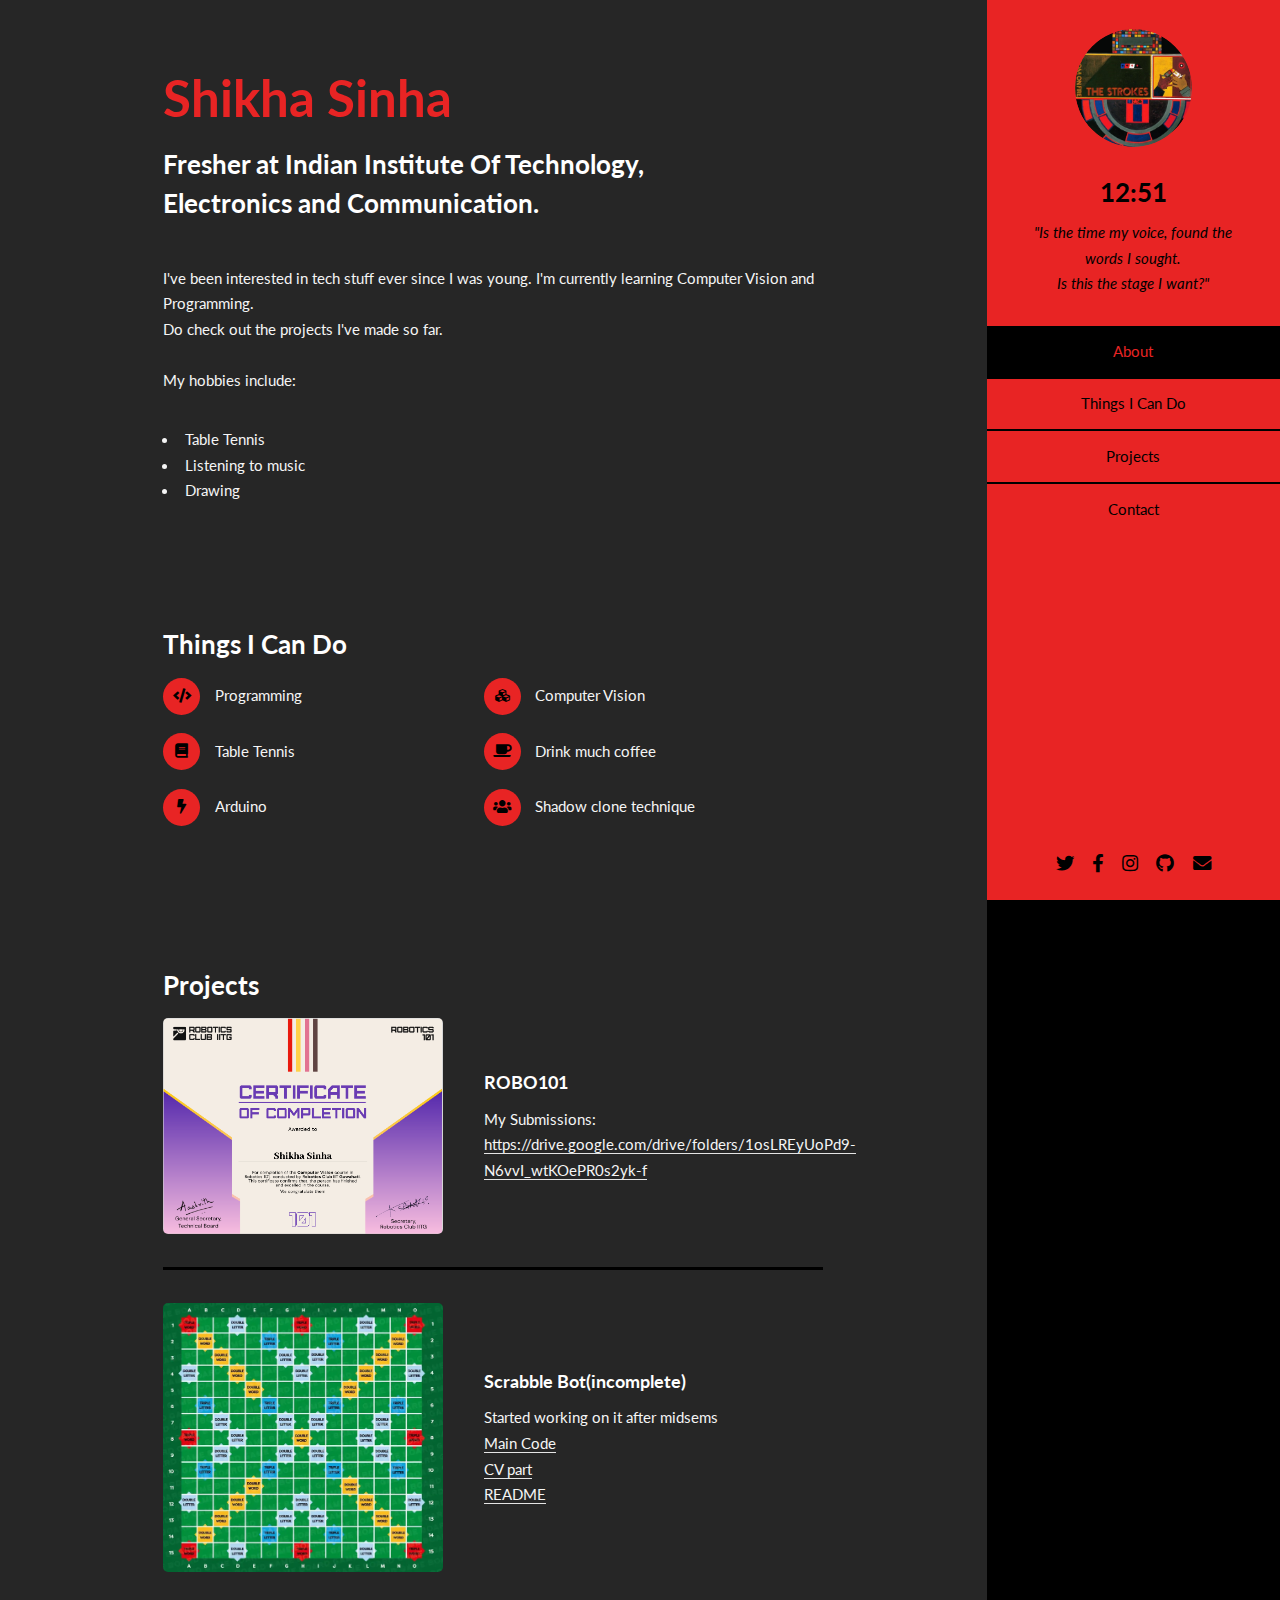
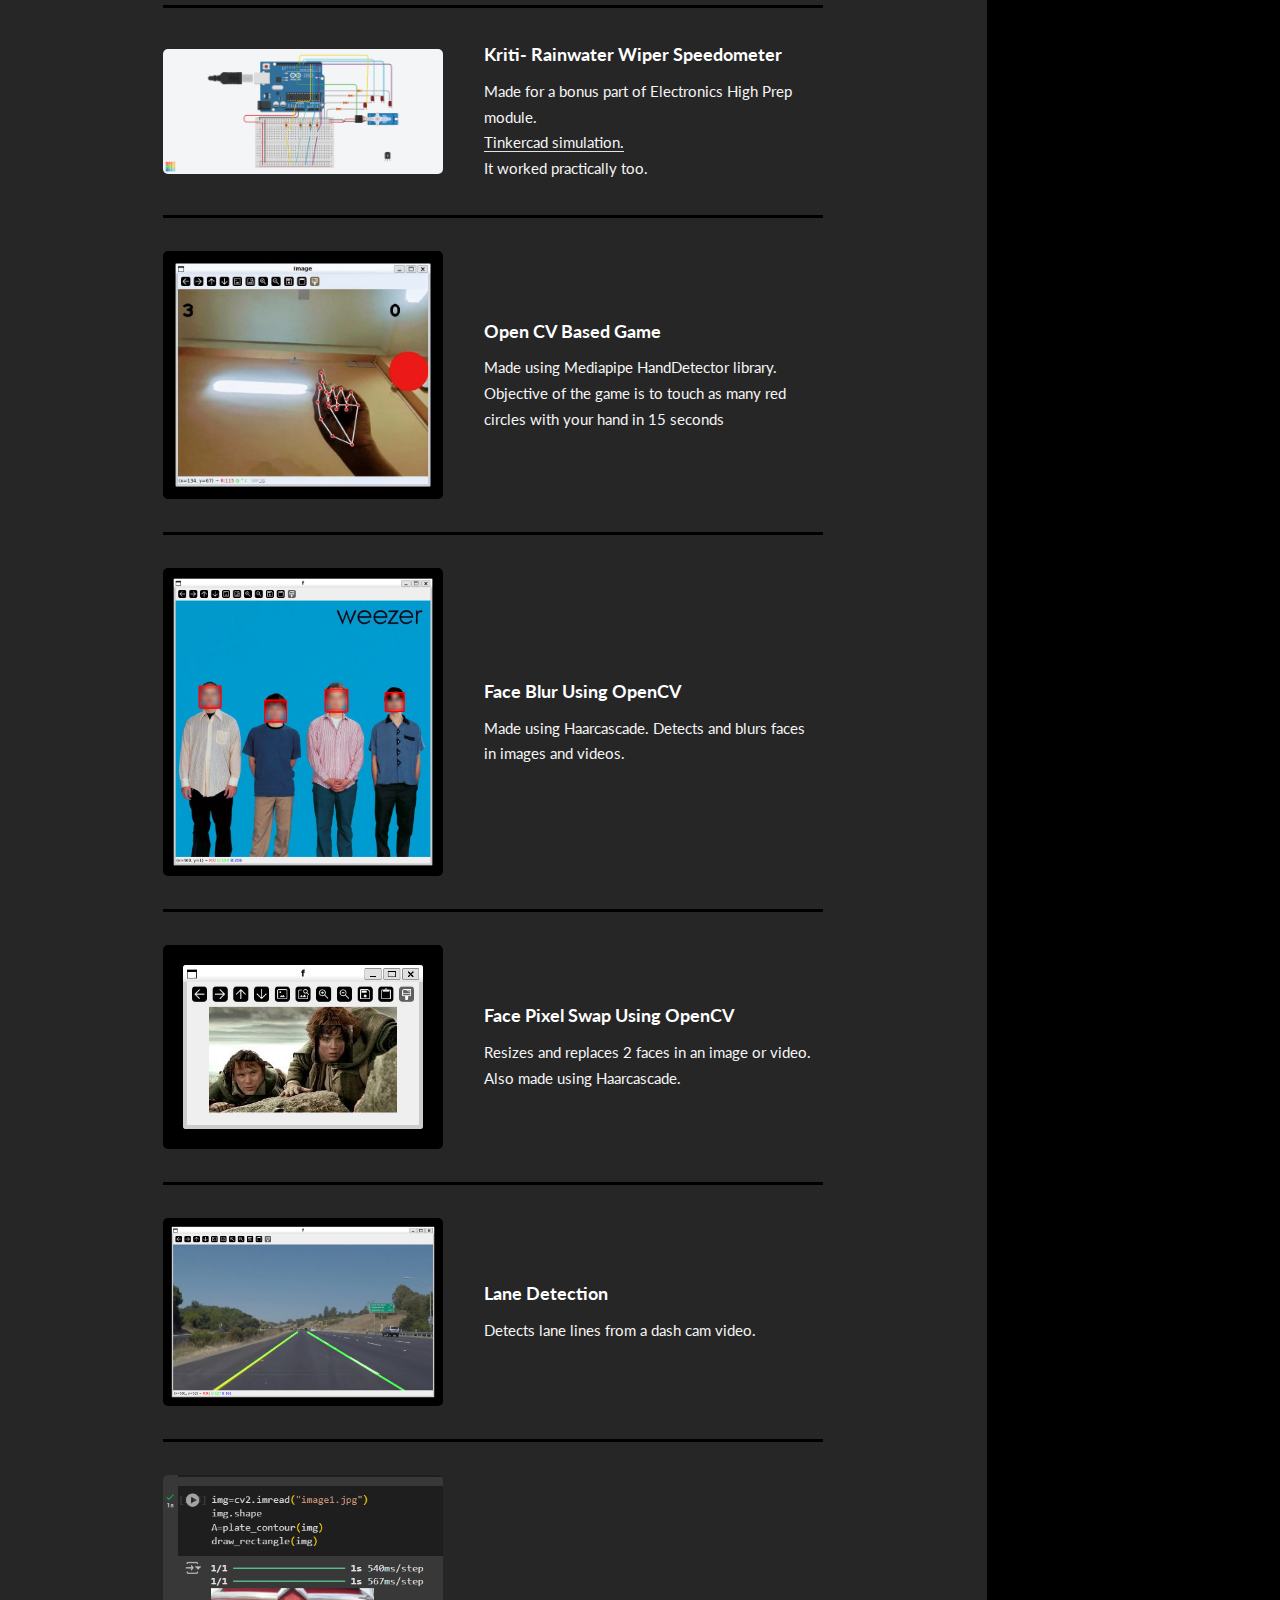
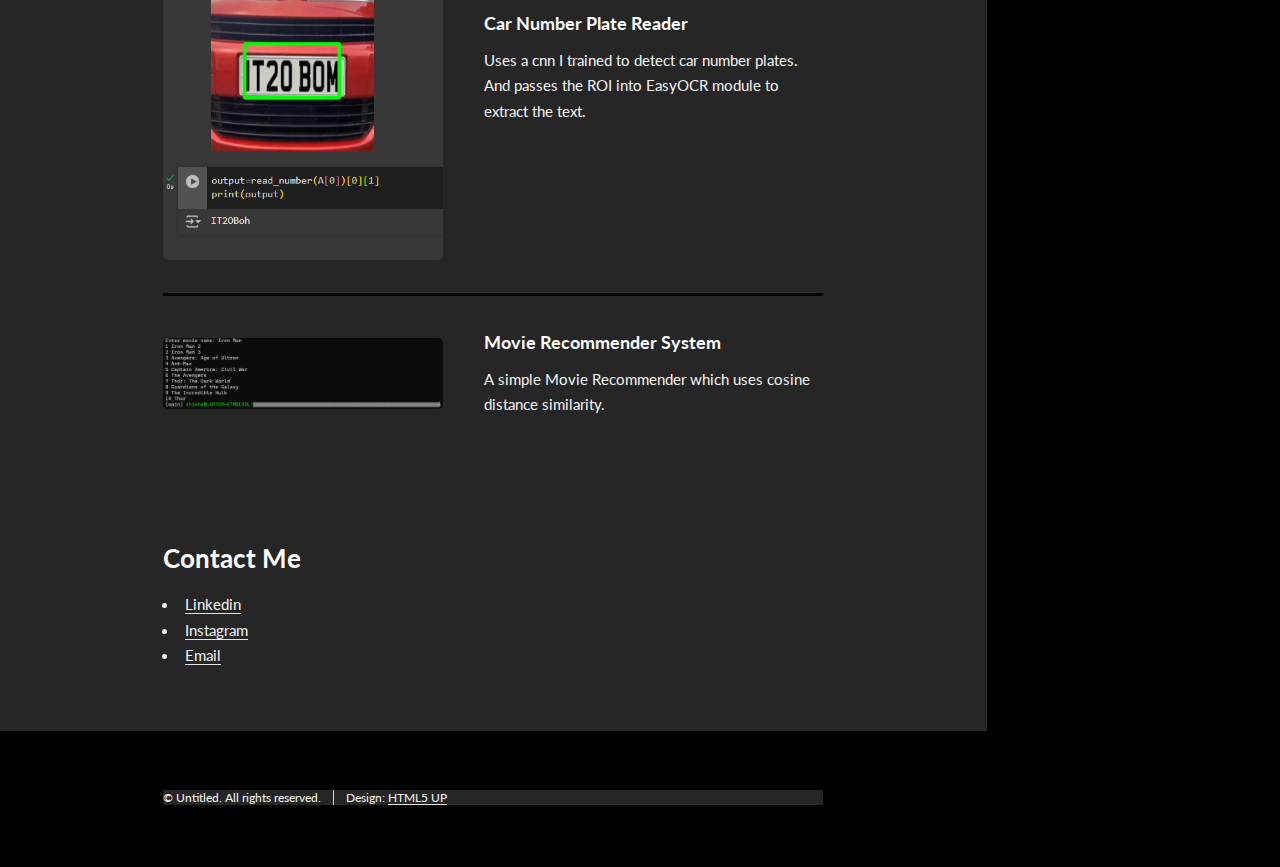
<file: index.html>
<!DOCTYPE HTML>
<!--
	Read Only by HTML5 UP
	html5up.net | @ajlkn
	Free for personal and commercial use under the CCA 3.0 license (html5up.net/license)
-->
<html>
	<head>
		<title>Shikha Sinha</title>
		<meta charset="utf-8" />
		<meta name="viewport" content="width=device-width, initial-scale=1, user-scalable=no" />
		<link rel="stylesheet" href="assets/css/main.css" />
	</head>
	<body class="is-preload" style="background-color: black;">

		<!-- Header -->
			<section id="header">
				<header>
					<span class="image avatar"><a href="https://open.spotify.com/album/3HFbH1loOUbqCyPsLuHLLh?si=8692167cc1c54ba2"><img src="images/avatar.jpg" alt="" /></a></span>
					<h1 id="logo"><a href="https://open.spotify.com/track/6Yu1OL8I0D4vjOzYdsXYGK?si=a58e72d6e62a4328">12:51</a></h1>
					<p>"Is the time my voice, found the words I sought.</br> Is this the stage I want?"</p>
				</header>
				<nav id="nav">
					<ul>
						<li><a href="#one" class="active">About</a></li>
						<li><a href="#two">Things I Can Do</a></li>
						<li><a href="#three">Projects</a></li>
						<li><a href="#four">Contact</a></li>
					</ul>
				</nav>
				<footer>
					<ul class="icons">
						<li><a href="https://x.com/ShikhaS79291305" class="icon brands fa-twitter"><span class="label">Twitter</span></a></li>
						<li><a href="https://www.facebook.com/shikha.sinha.33046" class="icon brands fa-facebook-f"><span class="label">Facebook</span></a></li>
						<li><a href="https://www.instagram.com/rottenapple512/" class="icon brands fa-instagram"><span class="label">Instagram</span></a></li>
						<li><a href="#" class="icon brands fa-github"><span class="label">Github</span></a></li>
						<li><a href="mailto:shikhasinha1282006@gmail.com" class="icon solid fa-envelope"><span class="label">Email</span></a></li>
					</ul>
				</footer>
			</section>

		<!-- Wrapper -->
			<div id="wrapper">

				<!-- Main -->
					<div id="main" style="background-color: #262626;">

						<!-- One -->
							<section id="one">
								<div class="container">
									<header class="major">
										<h2>Shikha Sinha</h2>
										<p>Fresher at Indian Institute Of Technology,<br />
										Electronics and Communication.</p>
									</header>
									<p>I've been interested in tech stuff ever since I was young. I'm currently learning Computer Vision and Programming. </br>Do check out the projects I've made so far.
									<br><br>
									My hobbies include:<ul>
										<li>Table Tennis</li>
										<li>Listening to music</li>
										<li>Drawing</li>
									  </ul>
									</p>
									
								</div>
							</section>

						<!-- Two -->
							<section id="two">
								<div class="container">
									<h3>Things I Can Do</h3>
									<!-- <p>nothing for now</p> -->
									<ul class="feature-icons">
										<li class="icon solid fa-code">Programming</li>
										<li class="icon solid fa-cubes">Computer Vision</li>
										<li class="icon solid fa-book">Table Tennis</li>
										<li class="icon solid fa-coffee">Drink much coffee</li>
										<li class="icon solid fa-bolt">Arduino</li>
										<li class="icon solid fa-users">Shadow clone technique</li>
									</ul>
								</div>
							</section>

						<!-- Three -->
							<section id="three">
								<div class="container">
									<h3>Projects</h3>
									<!-- <p>nothing for now</p> -->
									<div class="features">
										<article>
											<a href="#" class="image"><img src="images/Certificate.png" alt="" /></a>
											<div class="inner">
												<h4>ROBO101</h4>
												<p>My Submissions:<a href="https://drive.google.com/drive/folders/1osLREyUoPd9-N6vvI_wtKOePR0s2yk-f"> https://drive.google.com/drive/folders/1osLREyUoPd9-N6vvI_wtKOePR0s2yk-f
												</a></p>
											</div>
										</article>
										<article>
											<a href="#" class="image"><img src="images/default.png" alt="" /></a>
											<div class="inner">
												<h4>Scrabble Bot(incomplete)</h4>
												<p>Started working on it after midsems </br> <a href=https://colab.research.google.com/drive/10a1Hnl_zDXG7Mzbmj6XvYljiAOKPau5c?usp=drive_link> Main Code </br>
												</a>  <a href="https://colab.research.google.com/drive/1mZ7Gw0aRQoa7jNA_3lCxxJZswLgLXko2?usp=drive_link"> CV part </br></a><a href="https://docs.google.com/document/d/1bHri1fmwGkUfoz9T3oI0kyiOUaVeZBnc/edit?usp=drive_link&ouid=100792952672355155493&rtpof=true&sd=true">README</a></p>
											</div>
										</article>
										<article>
											<a href="#" class="image"><img src="images/kriti.png" alt="" /></a>
											<div class="inner">
												<h4>Kriti- Rainwater Wiper Speedometer</h4>
												<p>Made for a bonus part of Electronics High Prep module.</br><a href="https://www.tinkercad.com/things/8Q6Ek7rMQgp-arduino-led-indicator">Tinkercad simulation.</br></a>It worked practically too.</p>
											</div>
										</article>
										<article>
											<a href="#" class="image"><img src="images/pic01.jpg" alt="" /></a>
											<div class="inner">
												<h4>Open CV Based Game</h4>
												<p>Made using Mediapipe HandDetector library. Objective of the game is to touch as many red circles with your hand in 15 seconds</p>
											</div>
										</article>
										<article>
											<a href="#" class="image"><img src="images/pic02.png" alt="" /></a>
											<div class="inner">
												<h4>Face Blur Using OpenCV</h4>
												<p>Made using Haarcascade. Detects and blurs faces in images and videos.</p>
											</div>
										</article>
										<article>
											<a href="#" class="image"><img src="images/pic03.jpg" alt="" /></a>
											<div class="inner">
												<h4>Face Pixel Swap Using OpenCV</h4>
												<p>Resizes and replaces 2 faces in an image or video. Also made using Haarcascade.</p>
											</div>
										</article>
										<article>
											<a href="#" class="image"><img src="images/pic04.png" alt="" /></a>
											<div class="inner">
												<h4>Lane Detection</h4>
												<p>Detects lane lines from a dash cam video.</p>
											</div>
										</article>
										<article>
											<a href="#" class="image"><img src="images/pic05.png" alt="" /></a>
											<div class="inner">
												<h4>Car Number Plate Reader</h4>
												<p>Uses a cnn I trained to detect car number plates. And passes the ROI into EasyOCR module to extract the text.</p>
											</div>
										</article>
										<article>
											<a href="#" class="image"><img src="images/pic06.png" alt="" /></a>
											<div class="inner">
												<h4>Movie Recommender System</h4>
												<p>A simple Movie Recommender which uses cosine distance similarity.</p>
											</div>
										</article>
									</div>
								</div>
							</section>

						<!-- Four -->
							<section id="four">
								<div class="container">
									<h3>Contact Me</h3>
									<!-- <p>Integer eu ante ornare amet commetus vestibulum blandit integer in curae ac faucibus integer non. Adipiscing cubilia elementum integer. Integer eu ante ornare amet commetus.</p>
									<form method="post" action="#">
										<div class="row gtr-uniform">
											<div class="col-6 col-12-xsmall"><input type="text" name="name" id="name" placeholder="Name" /></div>
											<div class="col-6 col-12-xsmall"><input type="email" name="email" id="email" placeholder="Email" /></div>
											<div class="col-12"><input type="text" name="subject" id="subject" placeholder="Subject" /></div>
											<div class="col-12"><textarea name="message" id="message" placeholder="Message" rows="6"></textarea></div>
											<div class="col-12">
												<ul class="actions">
													<li><input type="submit" class="primary" value="Send Message" /></li>
													<li><input type="reset" value="Reset Form" /></li>
												</ul>
											</div>
										</div>
									</form> -->
									<Ul>
										<li><a href="https://www.linkedin.com/in/shikha-sinha-b30244343/">Linkedin</a></li>
										<li><a href="https://www.instagram.com/rottenapple512"/>Instagram</a></li>
										<li><a href="mailto:shikhasinha1282006@gmail.com">Email</a></li>
									</Ul>
								</div>
							</section>

						<!-- Five -->
						<!--
							<section id="five">
								<div class="container">
									<h3>Elements</h3>

									<section>
										<h4>Text</h4>
										<p>This is <b>bold</b> and this is <strong>strong</strong>. This is <i>italic</i> and this is <em>emphasized</em>.
										This is <sup>superscript</sup> text and this is <sub>subscript</sub> text.
										This is <u>underlined</u> and this is code: <code>for (;;) { ... }</code>. Finally, <a href="#">this is a link</a>.</p>
										<hr />
										<header>
											<h4>Heading with a Subtitle</h4>
											<p>Lorem ipsum dolor sit amet nullam id egestas urna aliquam</p>
										</header>
										<p>Nunc lacinia ante nunc ac lobortis. Interdum adipiscing gravida odio porttitor sem non mi integer non faucibus ornare mi ut ante amet placerat aliquet. Volutpat eu sed ante lacinia sapien lorem accumsan varius montes viverra nibh in adipiscing blandit tempus accumsan.</p>
										<header>
											<h5>Heading with a Subtitle</h5>
											<p>Lorem ipsum dolor sit amet nullam id egestas urna aliquam</p>
										</header>
										<p>Nunc lacinia ante nunc ac lobortis. Interdum adipiscing gravida odio porttitor sem non mi integer non faucibus ornare mi ut ante amet placerat aliquet. Volutpat eu sed ante lacinia sapien lorem accumsan varius montes viverra nibh in adipiscing blandit tempus accumsan.</p>
										<hr />
										<h2>Heading Level 2</h2>
										<h3>Heading Level 3</h3>
										<h4>Heading Level 4</h4>
										<h5>Heading Level 5</h5>
										<h6>Heading Level 6</h6>
										<hr />
										<h5>Blockquote</h5>
										<blockquote>Fringilla nisl. Donec accumsan interdum nisi, quis tincidunt felis sagittis eget tempus euismod. Vestibulum ante ipsum primis in faucibus vestibulum. Blandit adipiscing eu felis iaculis volutpat ac adipiscing accumsan faucibus. Vestibulum ante ipsum primis in faucibus lorem ipsum dolor sit amet nullam adipiscing eu felis.</blockquote>
										<h5>Preformatted</h5>
										<pre><code>i = 0;

while (!deck.isInOrder()) {
    print 'Iteration ' + i;
    deck.shuffle();
    i++;
}

print 'It took ' + i + ' iterations to sort the deck.';</code></pre>
									</section>

									<section>
										<h4>Lists</h4>
										<div class="row">
											<div class="col-6 col-12-xsmall">
												<h5>Unordered</h5>
												<ul>
													<li>Dolor pulvinar etiam magna etiam.</li>
													<li>Sagittis adipiscing lorem eleifend.</li>
													<li>Felis enim feugiat dolore viverra.</li>
												</ul>
												<h5>Alternate</h5>
												<ul class="alt">
													<li>Dolor pulvinar etiam magna etiam.</li>
													<li>Sagittis adipiscing lorem eleifend.</li>
													<li>Felis enim feugiat dolore viverra.</li>
												</ul>
											</div>
											<div class="col-6 col-12-xsmall">
												<h5>Ordered</h5>
												<ol>
													<li>Dolor pulvinar etiam magna etiam.</li>
													<li>Etiam vel felis at lorem sed viverra.</li>
													<li>Felis enim feugiat dolore viverra.</li>
													<li>Dolor pulvinar etiam magna etiam.</li>
													<li>Etiam vel felis at lorem sed viverra.</li>
													<li>Felis enim feugiat dolore viverra.</li>
												</ol>
												<h5>Icons</h5>
												<ul class="icons">
													<li><a href="#" class="icon brands fa-twitter"><span class="label">Twitter</span></a></li>
													<li><a href="#" class="icon brands fa-facebook-f"><span class="label">Facebook</span></a></li>
													<li><a href="#" class="icon brands fa-instagram"><span class="label">Instagram</span></a></li>
													<li><a href="#" class="icon brands fa-github"><span class="label">Github</span></a></li>
													<li><a href="#" class="icon brands fa-dribbble"><span class="label">Dribbble</span></a></li>
													<li><a href="#" class="icon brands fa-tumblr"><span class="label">Tumblr</span></a></li>
												</ul>
											</div>
										</div>
										<h5>Actions</h5>
										<ul class="actions">
											<li><a href="#" class="button primary">Default</a></li>
											<li><a href="#" class="button">Default</a></li>
											<li><a href="#" class="button alt">Default</a></li>
										</ul>
										<ul class="actions small">
											<li><a href="#" class="button primary small">Small</a></li>
											<li><a href="#" class="button small">Small</a></li>
											<li><a href="#" class="button alt small">Small</a></li>
										</ul>
										<div class="row">
											<div class="col-3 col-6-medium col-12-xsmall">
												<ul class="actions stacked">
													<li><a href="#" class="button primary">Default</a></li>
													<li><a href="#" class="button">Default</a></li>
													<li><a href="#" class="button alt">Default</a></li>
												</ul>
											</div>
											<div class="col-3 col-6 col-12-xsmall">
												<ul class="actions stacked">
													<li><a href="#" class="button primary small">Small</a></li>
													<li><a href="#" class="button small">Small</a></li>
													<li><a href="#" class="button alt small">Small</a></li>
												</ul>
											</div>
											<div class="col-3 col-6-medium col-12-xsmall">
												<ul class="actions stacked">
													<li><a href="#" class="button primary fit">Default</a></li>
													<li><a href="#" class="button fit">Default</a></li>
													<li><a href="#" class="button alt fit">Default</a></li>
												</ul>
											</div>
											<div class="col-3 col-6-medium col-12-xsmall">
												<ul class="actions stacked">
													<li><a href="#" class="button primary small fit">Small</a></li>
													<li><a href="#" class="button small fit">Small</a></li>
													<li><a href="#" class="button alt small fit">Small</a></li>
												</ul>
											</div>
										</div>
									</section>

									<section>
										<h4>Table</h4>
										<h5>Default</h5>
										<div class="table-wrapper">
											<table>
												<thead>
													<tr>
														<th>Name</th>
														<th>Description</th>
														<th>Price</th>
													</tr>
												</thead>
												<tbody>
													<tr>
														<td>Item One</td>
														<td>Ante turpis integer aliquet porttitor.</td>
														<td>29.99</td>
													</tr>
													<tr>
														<td>Item Two</td>
														<td>Vis ac commodo adipiscing arcu aliquet.</td>
														<td>19.99</td>
													</tr>
													<tr>
														<td>Item Three</td>
														<td> Morbi faucibus arcu accumsan lorem.</td>
														<td>29.99</td>
													</tr>
													<tr>
														<td>Item Four</td>
														<td>Vitae integer tempus condimentum.</td>
														<td>19.99</td>
													</tr>
													<tr>
														<td>Item Five</td>
														<td>Ante turpis integer aliquet porttitor.</td>
														<td>29.99</td>
													</tr>
												</tbody>
												<tfoot>
													<tr>
														<td colspan="2"></td>
														<td>100.00</td>
													</tr>
												</tfoot>
											</table>
										</div>

										<h5>Alternate</h5>
										<div class="table-wrapper">
											<table class="alt">
												<thead>
													<tr>
														<th>Name</th>
														<th>Description</th>
														<th>Price</th>
													</tr>
												</thead>
												<tbody>
													<tr>
														<td>Item One</td>
														<td>Ante turpis integer aliquet porttitor.</td>
														<td>29.99</td>
													</tr>
													<tr>
														<td>Item Two</td>
														<td>Vis ac commodo adipiscing arcu aliquet.</td>
														<td>19.99</td>
													</tr>
													<tr>
														<td>Item Three</td>
														<td> Morbi faucibus arcu accumsan lorem.</td>
														<td>29.99</td>
													</tr>
													<tr>
														<td>Item Four</td>
														<td>Vitae integer tempus condimentum.</td>
														<td>19.99</td>
													</tr>
													<tr>
														<td>Item Five</td>
														<td>Ante turpis integer aliquet porttitor.</td>
														<td>29.99</td>
													</tr>
												</tbody>
												<tfoot>
													<tr>
														<td colspan="2"></td>
														<td>100.00</td>
													</tr>
												</tfoot>
											</table>
										</div>
									</section>

									<section>
										<h4>Buttons</h4>
										<ul class="actions">
											<li><a href="#" class="button primary">Primary</a></li>
											<li><a href="#" class="button">Default</a></li>
											<li><a href="#" class="button alt">Alternate</a></li>
										</ul>
										<ul class="actions">
											<li><a href="#" class="button primary large">Large</a></li>
											<li><a href="#" class="button">Default</a></li>
											<li><a href="#" class="button alt small">Small</a></li>
										</ul>
										<ul class="actions fit">
											<li><a href="#" class="button primary fit">Fit</a></li>
											<li><a href="#" class="button fit">Fit</a></li>
											<li><a href="#" class="button alt fit">Fit</a></li>
										</ul>
										<ul class="actions fit small">
											<li><a href="#" class="button primary fit small">Fit + Small</a></li>
											<li><a href="#" class="button fit small">Fit + Small</a></li>
											<li><a href="#" class="button alt fit small">Fit + Small</a></li>
										</ul>
										<ul class="actions">
											<li><a href="#" class="button primary icon solid fa-download">Icon</a></li>
											<li><a href="#" class="button icon solid fa-download">Icon</a></li>
											<li><a href="#" class="button alt icon solid fa-check">Icon</a></li>
										</ul>
										<ul class="actions">
											<li><span class="button primary disabled">Primary</span></li>
											<li><span class="button disabled">Default</span></li>
											<li><span class="button alt disabled">Alternate</span></li>
										</ul>
									</section>

									<section>
										<h4>Form</h4>
										<form method="post" action="#">
											<div class="row gtr-uniform">
												<div class="col-6 col-12-xsmall">
													<input type="text" name="demo-name" id="demo-name" value="" placeholder="Name" />
												</div>
												<div class="col-6 col-12-xsmall">
													<input type="email" name="demo-email" id="demo-email" value="" placeholder="Email" />
												</div>
												<div class="col-12">
													<select name="demo-category" id="demo-category">
														<option value="">- Category -</option>
														<option value="1">Manufacturing</option>
														<option value="1">Shipping</option>
														<option value="1">Administration</option>
														<option value="1">Human Resources</option>
													</select>
												</div>
												<div class="col-4 col-12-medium">
													<input type="radio" id="demo-priority-low" name="demo-priority" checked>
													<label for="demo-priority-low">Low Priority</label>
												</div>
												<div class="col-4 col-12-medium">
													<input type="radio" id="demo-priority-normal" name="demo-priority">
													<label for="demo-priority-normal">Normal Priority</label>
												</div>
												<div class="col-4 col-12-medium">
													<input type="radio" id="demo-priority-high" name="demo-priority">
													<label for="demo-priority-high">High Priority</label>
												</div>
												<div class="col-6 col-12-medium">
													<input type="checkbox" id="demo-copy" name="demo-copy">
													<label for="demo-copy">Email me a copy of this message</label>
												</div>
												<div class="col-6 col-12-medium">
													<input type="checkbox" id="demo-human" name="demo-human" checked>
													<label for="demo-human">I am a human and not a robot</label>
												</div>
												<div class="col-12">
													<textarea name="demo-message" id="demo-message" placeholder="Enter your message" rows="6"></textarea>
												</div>
												<div class="col-12">
													<ul class="actions">
														<li><input type="submit" value="Send Message" /></li>
														<li><input type="reset" value="Reset" class="alt" /></li>
													</ul>
												</div>
											</div>
										</form>
									</section>

									<section>
										<h4>Image</h4>
										<h5>Fit</h5>
										<span class="image fit"><img src="images/banner.jpg" alt="" /></span>
										<div class="box alt">
											<div class="row gtr-50 gtr-uniform">
												<div class="col-4"><span class="image fit"><img src="images/pic01.jpg" alt="" /></span></div>
												<div class="col-4"><span class="image fit"><img src="images/pic02.jpg" alt="" /></span></div>
												<div class="col-4"><span class="image fit"><img src="images/pic03.jpg" alt="" /></span></div>
												<div class="col-4"><span class="image fit"><img src="images/pic02.jpg" alt="" /></span></div>
												<div class="col-4"><span class="image fit"><img src="images/pic03.jpg" alt="" /></span></div>
												<div class="col-4"><span class="image fit"><img src="images/pic01.jpg" alt="" /></span></div>
												<div class="col-4"><span class="image fit"><img src="images/pic03.jpg" alt="" /></span></div>
												<div class="col-4"><span class="image fit"><img src="images/pic01.jpg" alt="" /></span></div>
												<div class="col-4"><span class="image fit"><img src="images/pic02.jpg" alt="" /></span></div>
											</div>
										</div>
										<h5>Left &amp; Right</h5>
										<p><span class="image left"><img src="images/avatar.jpg" alt="" /></span>Fringilla nisl. Donec accumsan interdum nisi, quis tincidunt felis sagittis eget. tempus euismod. Vestibulum ante ipsum primis in faucibus vestibulum. Blandit adipiscing eu felis iaculis volutpat ac adipiscing accumsan eu faucibus. Integer ac pellentesque praesent tincidunt felis sagittis eget. tempus euismod. Vestibulum ante ipsum primis in faucibus vestibulum. Blandit adipiscing eu felis iaculis volutpat ac adipiscing accumsan eu faucibus. Integer ac pellentesque praesent. Donec accumsan interdum nisi, quis tincidunt felis sagittis eget. tempus euismod. Vestibulum ante ipsum primis in faucibus vestibulum. Blandit adipiscing eu felis iaculis volutpat ac adipiscing accumsan eu faucibus. Integer ac pellentesque praesent tincidunt felis sagittis eget. tempus euismod. Vestibulum ante ipsum primis in faucibus vestibulum. Blandit adipiscing eu felis iaculis volutpat ac adipiscing accumsan eu faucibus. Integer ac pellentesque praesent.</p>
										<p><span class="image right"><img src="images/avatar.jpg" alt="" /></span>Fringilla nisl. Donec accumsan interdum nisi, quis tincidunt felis sagittis eget. tempus euismod. Vestibulum ante ipsum primis in faucibus vestibulum. Blandit adipiscing eu felis iaculis volutpat ac adipiscing accumsan eu faucibus. Integer ac pellentesque praesent tincidunt felis sagittis eget. tempus euismod. Vestibulum ante ipsum primis in faucibus vestibulum. Blandit adipiscing eu felis iaculis volutpat ac adipiscing accumsan eu faucibus. Integer ac pellentesque praesent. Donec accumsan interdum nisi, quis tincidunt felis sagittis eget. tempus euismod. Vestibulum ante ipsum primis in faucibus vestibulum. Blandit adipiscing eu felis iaculis volutpat ac adipiscing accumsan eu faucibus. Integer ac pellentesque praesent tincidunt felis sagittis eget. tempus euismod. Vestibulum ante ipsum primis in faucibus vestibulum. Blandit adipiscing eu felis iaculis volutpat ac adipiscing accumsan eu faucibus. Integer ac pellentesque praesent.</p>
									</section>

								</div>
							</section>
						-->

					</div>

				<!-- Footer -->
					<section id="footer">
						<div class="container">
							<ul class="copyright">
								<li>&copy; Untitled. All rights reserved.</li><li>Design: <a href="http://html5up.net">HTML5 UP</a></li>
							</ul>
						</div>
					</section>

			</div>

		<!-- Scripts -->
			<script src="assets/js/jquery.min.js"></script>
			<script src="assets/js/jquery.scrollex.min.js"></script>
			<script src="assets/js/jquery.scrolly.min.js"></script>
			<script src="assets/js/browser.min.js"></script>
			<script src="assets/js/breakpoints.min.js"></script>
			<script src="assets/js/util.js"></script>
			<script src="assets/js/main.js"></script>

	</body>
</html>
</file>
<file: assets/css/main.css>
@import url("fontawesome-all.min.css");
@import url("https://fonts.googleapis.com/css?family=Lato:400,400italic,700,700italic|Source+Code+Pro:400");

/*
	Read Only by HTML5 UP
	html5up.net | @ajlkn
	Free for personal and commercial use under the CCA 3.0 license (html5up.net/license)
*/

html, body, div, span, applet, object,
iframe, h1, h2, h3, h4, h5, h6, p, blockquote,
pre, a, abbr, acronym, address, big, cite,
code, del, dfn, em, img, ins, kbd, q, s, samp,
small, strike, strong, sub, sup, tt, var, b,
u, i, center, dl, dt, dd, ol, ul, li, fieldset,
form, label, legend, table, caption, tbody,
tfoot, thead, tr, th, td, article, aside,
canvas, details, embed, figure, figcaption,
footer, header, hgroup, menu, nav, output, ruby,
section, summary, time, mark, audio, video {
	margin: 0;
	padding: 0;
	border: 0;
	font-size: 100%;
	font: inherit;
	vertical-align: baseline;}

article, aside, details, figcaption, figure,
footer, header, hgroup, menu, nav, section {
	display: block;}

body {
	line-height: 1;
}

ol, ul {
	list-style: none;
}

blockquote, q {
	quotes: none;
}

	blockquote:before, blockquote:after, q:before, q:after {
		content: '';
		content: none;
	}

table {
	border-collapse: collapse;
	border-spacing: 0;
}

body {
	-webkit-text-size-adjust: none;
}

mark {
	background-color: transparent;
	color: inherit;
}

input::-moz-focus-inner {
	border: 0;
	padding: 0;
}

input, select, textarea {
	-moz-appearance: none;
	-webkit-appearance: none;
	-ms-appearance: none;
	appearance: none;
}

/* Basic */

	html {
		box-sizing: border-box;
	}

	*, *:before, *:after {
		box-sizing: inherit;
	}

	body {
		background:#000000;
	}

		body.is-preload *, body.is-preload *:before, body.is-preload *:after {
			-moz-animation: none !important;
			-webkit-animation: none !important;
			-ms-animation: none !important;
			animation: none !important;
			-moz-transition: none !important;
			-webkit-transition: none !important;
			-ms-transition: none !important;
			transition: none !important;
		}

	body, input, select, textarea {
		color: #888;
		font-family: "Lato", sans-serif;
		font-size: 16pt;
		font-weight: 400;
		line-height: 1.75em;
	}

	a {
		-moz-transition: color 0.2s ease-in-out, border-color 0.2s ease-in-out;
		-webkit-transition: color 0.2s ease-in-out, border-color 0.2s ease-in-out;
		-ms-transition: color 0.2s ease-in-out, border-color 0.2s ease-in-out;
		transition: color 0.2s ease-in-out, border-color 0.2s ease-in-out;
		border-bottom: solid 1px #e4e4e4;
		color: inherit;
		text-decoration: none;
	}

		a:hover {
			border-bottom-color: transparent;
			color: #e82424 !important;
		}

	strong, b {
		color: #777;
		font-weight: 700;
	}

	em, i {
		font-style: italic;
	}

	p {
		margin: 0 0 2.25em 0;
	}

	h1, h2, h3, h4, h5, h6 {
		color: #777;
		font-weight: 700;
		line-height: 1em;
		margin: 0 0 0.5625em 0;
	}

		h1 a, h2 a, h3 a, h4 a, h5 a, h6 a {
			border: 0;
			color: inherit;
			text-decoration: none;
		}

	h2 {
		
		font-size: 2em;
		line-height: 1.5em;
	}

	h3 {
		color: white;
		font-size: 1.75em;
		line-height: 1.5em;
	}

	h4 {
		color: white;
		font-size: 1.25em;
		line-height: 1.5em;
	}

	h5 {
		font-size: 0.9em;
		line-height: 1.5em;
	}

	h6 {
		font-size: 0.7em;
		line-height: 1.5em;
	}

	sub {
		font-size: 0.8em;
		position: relative;
		top: 0.5em;
	}

	sup {
		font-size: 0.8em;
		position: relative;
		top: -0.5em;
	}

	hr {
		border: 0;
		border-bottom: solid 2px #000000;
		margin: 2.25em 0;
	}

		hr.major {
			margin: 3.375em 0;
		}

	blockquote {
		border-left: solid 8px #e4e4e4;
		font-style: italic;
		margin: 0 0 2.25em 0;
		padding: 0.5em 0 0.5em 2em;
	}

	code {
		background: #555;
		border-radius: 5px;
		color: #fff;
		font-family: "Source Code Pro", monospace;
		font-size: 0.9em;
		margin: 0 0.25em;
		padding: 0.25em 0.65em;
	}

	pre {
		font-family: "Source Code Pro", monospace;
		font-size: 0.9em;
		margin: 0 0 2.25em 0;
	}

		pre code {
			-webkit-overflow-scrolling: touch;
			display: block;
			line-height: 1.5em;
			overflow-x: auto;
			padding: 1em 1.5em;
		}

	.align-left {
		text-align: left;
	}

	.align-center {
		text-align: center;
	}

	.align-right {
		text-align: right;
	}

/* Row */

	.row {
		display: flex;
		flex-wrap: wrap;
		box-sizing: border-box;
		align-items: stretch;
	}

		.row > * {
			box-sizing: border-box;
		}

		.row.gtr-uniform > * > :last-child {
			margin-bottom: 0;
		}

		.row.aln-left {
			justify-content: flex-start;
		}

		.row.aln-center {
			justify-content: center;
		}

		.row.aln-right {
			justify-content: flex-end;
		}

		.row.aln-top {
			align-items: flex-start;
		}

		.row.aln-middle {
			align-items: center;
		}

		.row.aln-bottom {
			align-items: flex-end;
		}

		.row > .imp {
			order: -1;
		}

		.row > .col-1 {
			width: 8.33333%;
		}

		.row > .off-1 {
			margin-left: 8.33333%;
		}

		.row > .col-2 {
			width: 16.66667%;
		}

		.row > .off-2 {
			margin-left: 16.66667%;
		}

		.row > .col-3 {
			width: 25%;
		}

		.row > .off-3 {
			margin-left: 25%;
		}

		.row > .col-4 {
			width: 33.33333%;
		}

		.row > .off-4 {
			margin-left: 33.33333%;
		}

		.row > .col-5 {
			width: 41.66667%;
		}

		.row > .off-5 {
			margin-left: 41.66667%;
		}

		.row > .col-6 {
			width: 50%;
		}

		.row > .off-6 {
			margin-left: 50%;
		}

		.row > .col-7 {
			width: 58.33333%;
		}

		.row > .off-7 {
			margin-left: 58.33333%;
		}

		.row > .col-8 {
			width: 66.66667%;
		}

		.row > .off-8 {
			margin-left: 66.66667%;
		}

		.row > .col-9 {
			width: 75%;
		}

		.row > .off-9 {
			margin-left: 75%;
		}

		.row > .col-10 {
			width: 83.33333%;
		}

		.row > .off-10 {
			margin-left: 83.33333%;
		}

		.row > .col-11 {
			width: 91.66667%;
		}

		.row > .off-11 {
			margin-left: 91.66667%;
		}

		.row > .col-12 {
			width: 100%;
		}

		.row > .off-12 {
			margin-left: 100%;
		}

		.row.gtr-0 {
			margin-top: 0;
			margin-left: 0em;
		}

			.row.gtr-0 > * {
				padding: 0 0 0 0em;
			}

			.row.gtr-0.gtr-uniform {
				margin-top: 0em;
			}

				.row.gtr-0.gtr-uniform > * {
					padding-top: 0em;
				}

		.row.gtr-25 {
			margin-top: 0;
			margin-left: -0.5em;
		}

			.row.gtr-25 > * {
				padding: 0 0 0 0.5em;
			}

			.row.gtr-25.gtr-uniform {
				margin-top: -0.5em;
			}

				.row.gtr-25.gtr-uniform > * {
					padding-top: 0.5em;
				}

		.row.gtr-50 {
			margin-top: 0;
			margin-left: -1em;
		}

			.row.gtr-50 > * {
				padding: 0 0 0 1em;
			}

			.row.gtr-50.gtr-uniform {
				margin-top: -1em;
			}

				.row.gtr-50.gtr-uniform > * {
					padding-top: 1em;
				}

		.row {
			margin-top: 0;
			margin-left: -2em;
		}

			.row > * {
				padding: 0 0 0 2em;
			}

			.row.gtr-uniform {
				margin-top: -2em;
			}

				.row.gtr-uniform > * {
					padding-top: 2em;
				}

		.row.gtr-150 {
			margin-top: 0;
			margin-left: -3em;
		}

			.row.gtr-150 > * {
				padding: 0 0 0 3em;
			}

			.row.gtr-150.gtr-uniform {
				margin-top: -3em;
			}

				.row.gtr-150.gtr-uniform > * {
					padding-top: 3em;
				}

		.row.gtr-200 {
			margin-top: 0;
			margin-left: -4em;
		}

			.row.gtr-200 > * {
				padding: 0 0 0 4em;
			}

			.row.gtr-200.gtr-uniform {
				margin-top: -4em;
			}

				.row.gtr-200.gtr-uniform > * {
					padding-top: 4em;
				}

		@media screen and (max-width: 1680px) {

			.row {
				display: flex;
				flex-wrap: wrap;
				box-sizing: border-box;
				align-items: stretch;
			}

				.row > * {
					box-sizing: border-box;
				}

				.row.gtr-uniform > * > :last-child {
					margin-bottom: 0;
				}

				.row.aln-left {
					justify-content: flex-start;
				}

				.row.aln-center {
					justify-content: center;
				}

				.row.aln-right {
					justify-content: flex-end;
				}

				.row.aln-top {
					align-items: flex-start;
				}

				.row.aln-middle {
					align-items: center;
				}

				.row.aln-bottom {
					align-items: flex-end;
				}

				.row > .imp-xlarge {
					order: -1;
				}

				.row > .col-1-xlarge {
					width: 8.33333%;
				}

				.row > .off-1-xlarge {
					margin-left: 8.33333%;
				}

				.row > .col-2-xlarge {
					width: 16.66667%;
				}

				.row > .off-2-xlarge {
					margin-left: 16.66667%;
				}

				.row > .col-3-xlarge {
					width: 25%;
				}

				.row > .off-3-xlarge {
					margin-left: 25%;
				}

				.row > .col-4-xlarge {
					width: 33.33333%;
				}

				.row > .off-4-xlarge {
					margin-left: 33.33333%;
				}

				.row > .col-5-xlarge {
					width: 41.66667%;
				}

				.row > .off-5-xlarge {
					margin-left: 41.66667%;
				}

				.row > .col-6-xlarge {
					width: 50%;
				}

				.row > .off-6-xlarge {
					margin-left: 50%;
				}

				.row > .col-7-xlarge {
					width: 58.33333%;
				}

				.row > .off-7-xlarge {
					margin-left: 58.33333%;
				}

				.row > .col-8-xlarge {
					width: 66.66667%;
				}

				.row > .off-8-xlarge {
					margin-left: 66.66667%;
				}

				.row > .col-9-xlarge {
					width: 75%;
				}

				.row > .off-9-xlarge {
					margin-left: 75%;
				}

				.row > .col-10-xlarge {
					width: 83.33333%;
				}

				.row > .off-10-xlarge {
					margin-left: 83.33333%;
				}

				.row > .col-11-xlarge {
					width: 91.66667%;
				}

				.row > .off-11-xlarge {
					margin-left: 91.66667%;
				}

				.row > .col-12-xlarge {
					width: 100%;
				}

				.row > .off-12-xlarge {
					margin-left: 100%;
				}

				.row.gtr-0 {
					margin-top: 0;
					margin-left: 0em;
				}

					.row.gtr-0 > * {
						padding: 0 0 0 0em;
					}

					.row.gtr-0.gtr-uniform {
						margin-top: 0em;
					}

						.row.gtr-0.gtr-uniform > * {
							padding-top: 0em;
						}

				.row.gtr-25 {
					margin-top: 0;
					margin-left: -0.5em;
				}

					.row.gtr-25 > * {
						padding: 0 0 0 0.5em;
					}

					.row.gtr-25.gtr-uniform {
						margin-top: -0.5em;
					}

						.row.gtr-25.gtr-uniform > * {
							padding-top: 0.5em;
						}

				.row.gtr-50 {
					margin-top: 0;
					margin-left: -1em;
				}

					.row.gtr-50 > * {
						padding: 0 0 0 1em;
					}

					.row.gtr-50.gtr-uniform {
						margin-top: -1em;
					}

						.row.gtr-50.gtr-uniform > * {
							padding-top: 1em;
						}

				.row {
					margin-top: 0;
					margin-left: -2em;
				}

					.row > * {
						padding: 0 0 0 2em;
					}

					.row.gtr-uniform {
						margin-top: -2em;
					}

						.row.gtr-uniform > * {
							padding-top: 2em;
						}

				.row.gtr-150 {
					margin-top: 0;
					margin-left: -3em;
				}

					.row.gtr-150 > * {
						padding: 0 0 0 3em;
					}

					.row.gtr-150.gtr-uniform {
						margin-top: -3em;
					}

						.row.gtr-150.gtr-uniform > * {
							padding-top: 3em;
						}

				.row.gtr-200 {
					margin-top: 0;
					margin-left: -4em;
				}

					.row.gtr-200 > * {
						padding: 0 0 0 4em;
					}

					.row.gtr-200.gtr-uniform {
						margin-top: -4em;
					}

						.row.gtr-200.gtr-uniform > * {
							padding-top: 4em;
						}

		}

		@media screen and (max-width: 1280px) {

			.row {
				display: flex;
				flex-wrap: wrap;
				box-sizing: border-box;
				align-items: stretch;
			}

				.row > * {
					box-sizing: border-box;
				}

				.row.gtr-uniform > * > :last-child {
					margin-bottom: 0;
				}

				.row.aln-left {
					justify-content: flex-start;
				}

				.row.aln-center {
					justify-content: center;
				}

				.row.aln-right {
					justify-content: flex-end;
				}

				.row.aln-top {
					align-items: flex-start;
				}

				.row.aln-middle {
					align-items: center;
				}

				.row.aln-bottom {
					align-items: flex-end;
				}

				.row > .imp-large {
					order: -1;
				}

				.row > .col-1-large {
					width: 8.33333%;
				}

				.row > .off-1-large {
					margin-left: 8.33333%;
				}

				.row > .col-2-large {
					width: 16.66667%;
				}

				.row > .off-2-large {
					margin-left: 16.66667%;
				}

				.row > .col-3-large {
					width: 25%;
				}

				.row > .off-3-large {
					margin-left: 25%;
				}

				.row > .col-4-large {
					width: 33.33333%;
				}

				.row > .off-4-large {
					margin-left: 33.33333%;
				}

				.row > .col-5-large {
					width: 41.66667%;
				}

				.row > .off-5-large {
					margin-left: 41.66667%;
				}

				.row > .col-6-large {
					width: 50%;
				}

				.row > .off-6-large {
					margin-left: 50%;
				}

				.row > .col-7-large {
					width: 58.33333%;
				}

				.row > .off-7-large {
					margin-left: 58.33333%;
				}

				.row > .col-8-large {
					width: 66.66667%;
				}

				.row > .off-8-large {
					margin-left: 66.66667%;
				}

				.row > .col-9-large {
					width: 75%;
				}

				.row > .off-9-large {
					margin-left: 75%;
				}

				.row > .col-10-large {
					width: 83.33333%;
				}

				.row > .off-10-large {
					margin-left: 83.33333%;
				}

				.row > .col-11-large {
					width: 91.66667%;
				}

				.row > .off-11-large {
					margin-left: 91.66667%;
				}

				.row > .col-12-large {
					width: 100%;
				}

				.row > .off-12-large {
					margin-left: 100%;
				}

				.row.gtr-0 {
					margin-top: 0;
					margin-left: 0em;
				}

					.row.gtr-0 > * {
						padding: 0 0 0 0em;
					}

					.row.gtr-0.gtr-uniform {
						margin-top: 0em;
					}

						.row.gtr-0.gtr-uniform > * {
							padding-top: 0em;
						}

				.row.gtr-25 {
					margin-top: 0;
					margin-left: -0.375em;
				}

					.row.gtr-25 > * {
						padding: 0 0 0 0.375em;
					}

					.row.gtr-25.gtr-uniform {
						margin-top: -0.375em;
					}

						.row.gtr-25.gtr-uniform > * {
							padding-top: 0.375em;
						}

				.row.gtr-50 {
					margin-top: 0;
					margin-left: -0.75em;
				}

					.row.gtr-50 > * {
						padding: 0 0 0 0.75em;
					}

					.row.gtr-50.gtr-uniform {
						margin-top: -0.75em;
					}

						.row.gtr-50.gtr-uniform > * {
							padding-top: 0.75em;
						}

				.row {
					margin-top: 0;
					margin-left: -1.5em;
				}

					.row > * {
						padding: 0 0 0 1.5em;
					}

					.row.gtr-uniform {
						margin-top: -1.5em;
					}

						.row.gtr-uniform > * {
							padding-top: 1.5em;
						}

				.row.gtr-150 {
					margin-top: 0;
					margin-left: -2.25em;
				}

					.row.gtr-150 > * {
						padding: 0 0 0 2.25em;
					}

					.row.gtr-150.gtr-uniform {
						margin-top: -2.25em;
					}

						.row.gtr-150.gtr-uniform > * {
							padding-top: 2.25em;
						}

				.row.gtr-200 {
					margin-top: 0;
					margin-left: -3em;
				}

					.row.gtr-200 > * {
						padding: 0 0 0 3em;
					}

					.row.gtr-200.gtr-uniform {
						margin-top: -3em;
					}

						.row.gtr-200.gtr-uniform > * {
							padding-top: 3em;
						}

		}

		@media screen and (max-width: 1024px) {

			.row {
				display: flex;
				flex-wrap: wrap;
				box-sizing: border-box;
				align-items: stretch;
			}

				.row > * {
					box-sizing: border-box;
				}

				.row.gtr-uniform > * > :last-child {
					margin-bottom: 0;
				}

				.row.aln-left {
					justify-content: flex-start;
				}

				.row.aln-center {
					justify-content: center;
				}

				.row.aln-right {
					justify-content: flex-end;
				}

				.row.aln-top {
					align-items: flex-start;
				}

				.row.aln-middle {
					align-items: center;
				}

				.row.aln-bottom {
					align-items: flex-end;
				}

				.row > .imp-medium {
					order: -1;
				}

				.row > .col-1-medium {
					width: 8.33333%;
				}

				.row > .off-1-medium {
					margin-left: 8.33333%;
				}

				.row > .col-2-medium {
					width: 16.66667%;
				}

				.row > .off-2-medium {
					margin-left: 16.66667%;
				}

				.row > .col-3-medium {
					width: 25%;
				}

				.row > .off-3-medium {
					margin-left: 25%;
				}

				.row > .col-4-medium {
					width: 33.33333%;
				}

				.row > .off-4-medium {
					margin-left: 33.33333%;
				}

				.row > .col-5-medium {
					width: 41.66667%;
				}

				.row > .off-5-medium {
					margin-left: 41.66667%;
				}

				.row > .col-6-medium {
					width: 50%;
				}

				.row > .off-6-medium {
					margin-left: 50%;
				}

				.row > .col-7-medium {
					width: 58.33333%;
				}

				.row > .off-7-medium {
					margin-left: 58.33333%;
				}

				.row > .col-8-medium {
					width: 66.66667%;
				}

				.row > .off-8-medium {
					margin-left: 66.66667%;
				}

				.row > .col-9-medium {
					width: 75%;
				}

				.row > .off-9-medium {
					margin-left: 75%;
				}

				.row > .col-10-medium {
					width: 83.33333%;
				}

				.row > .off-10-medium {
					margin-left: 83.33333%;
				}

				.row > .col-11-medium {
					width: 91.66667%;
				}

				.row > .off-11-medium {
					margin-left: 91.66667%;
				}

				.row > .col-12-medium {
					width: 100%;
				}

				.row > .off-12-medium {
					margin-left: 100%;
				}

				.row.gtr-0 {
					margin-top: 0;
					margin-left: 0em;
				}

					.row.gtr-0 > * {
						padding: 0 0 0 0em;
					}

					.row.gtr-0.gtr-uniform {
						margin-top: 0em;
					}

						.row.gtr-0.gtr-uniform > * {
							padding-top: 0em;
						}

				.row.gtr-25 {
					margin-top: 0;
					margin-left: -0.375em;
				}

					.row.gtr-25 > * {
						padding: 0 0 0 0.375em;
					}

					.row.gtr-25.gtr-uniform {
						margin-top: -0.375em;
					}

						.row.gtr-25.gtr-uniform > * {
							padding-top: 0.375em;
						}

				.row.gtr-50 {
					margin-top: 0;
					margin-left: -0.75em;
				}

					.row.gtr-50 > * {
						padding: 0 0 0 0.75em;
					}

					.row.gtr-50.gtr-uniform {
						margin-top: -0.75em;
					}

						.row.gtr-50.gtr-uniform > * {
							padding-top: 0.75em;
						}

				.row {
					margin-top: 0;
					margin-left: -1.5em;
				}

					.row > * {
						padding: 0 0 0 1.5em;
					}

					.row.gtr-uniform {
						margin-top: -1.5em;
					}

						.row.gtr-uniform > * {
							padding-top: 1.5em;
						}

				.row.gtr-150 {
					margin-top: 0;
					margin-left: -2.25em;
				}

					.row.gtr-150 > * {
						padding: 0 0 0 2.25em;
					}

					.row.gtr-150.gtr-uniform {
						margin-top: -2.25em;
					}

						.row.gtr-150.gtr-uniform > * {
							padding-top: 2.25em;
						}

				.row.gtr-200 {
					margin-top: 0;
					margin-left: -3em;
				}

					.row.gtr-200 > * {
						padding: 0 0 0 3em;
					}

					.row.gtr-200.gtr-uniform {
						margin-top: -3em;
					}

						.row.gtr-200.gtr-uniform > * {
							padding-top: 3em;
						}

		}

		@media screen and (max-width: 736px) {

			.row {
				display: flex;
				flex-wrap: wrap;
				box-sizing: border-box;
				align-items: stretch;
			}

				.row > * {
					box-sizing: border-box;
				}

				.row.gtr-uniform > * > :last-child {
					margin-bottom: 0;
				}

				.row.aln-left {
					justify-content: flex-start;
				}

				.row.aln-center {
					justify-content: center;
				}

				.row.aln-right {
					justify-content: flex-end;
				}

				.row.aln-top {
					align-items: flex-start;
				}

				.row.aln-middle {
					align-items: center;
				}

				.row.aln-bottom {
					align-items: flex-end;
				}

				.row > .imp-small {
					order: -1;
				}

				.row > .col-1-small {
					width: 8.33333%;
				}

				.row > .off-1-small {
					margin-left: 8.33333%;
				}

				.row > .col-2-small {
					width: 16.66667%;
				}

				.row > .off-2-small {
					margin-left: 16.66667%;
				}

				.row > .col-3-small {
					width: 25%;
				}

				.row > .off-3-small {
					margin-left: 25%;
				}

				.row > .col-4-small {
					width: 33.33333%;
				}

				.row > .off-4-small {
					margin-left: 33.33333%;
				}

				.row > .col-5-small {
					width: 41.66667%;
				}

				.row > .off-5-small {
					margin-left: 41.66667%;
				}

				.row > .col-6-small {
					width: 50%;
				}

				.row > .off-6-small {
					margin-left: 50%;
				}

				.row > .col-7-small {
					width: 58.33333%;
				}

				.row > .off-7-small {
					margin-left: 58.33333%;
				}

				.row > .col-8-small {
					width: 66.66667%;
				}

				.row > .off-8-small {
					margin-left: 66.66667%;
				}

				.row > .col-9-small {
					width: 75%;
				}

				.row > .off-9-small {
					margin-left: 75%;
				}

				.row > .col-10-small {
					width: 83.33333%;
				}

				.row > .off-10-small {
					margin-left: 83.33333%;
				}

				.row > .col-11-small {
					width: 91.66667%;
				}

				.row > .off-11-small {
					margin-left: 91.66667%;
				}

				.row > .col-12-small {
					width: 100%;
				}

				.row > .off-12-small {
					margin-left: 100%;
				}

				.row.gtr-0 {
					margin-top: 0;
					margin-left: 0em;
				}

					.row.gtr-0 > * {
						padding: 0 0 0 0em;
					}

					.row.gtr-0.gtr-uniform {
						margin-top: 0em;
					}

						.row.gtr-0.gtr-uniform > * {
							padding-top: 0em;
						}

				.row.gtr-25 {
					margin-top: 0;
					margin-left: -0.3125em;
				}

					.row.gtr-25 > * {
						padding: 0 0 0 0.3125em;
					}

					.row.gtr-25.gtr-uniform {
						margin-top: -0.3125em;
					}

						.row.gtr-25.gtr-uniform > * {
							padding-top: 0.3125em;
						}

				.row.gtr-50 {
					margin-top: 0;
					margin-left: -0.625em;
				}

					.row.gtr-50 > * {
						padding: 0 0 0 0.625em;
					}

					.row.gtr-50.gtr-uniform {
						margin-top: -0.625em;
					}

						.row.gtr-50.gtr-uniform > * {
							padding-top: 0.625em;
						}

				.row {
					margin-top: 0;
					margin-left: -1.25em;
				}

					.row > * {
						padding: 0 0 0 1.25em;
					}

					.row.gtr-uniform {
						margin-top: -1.25em;
					}

						.row.gtr-uniform > * {
							padding-top: 1.25em;
						}

				.row.gtr-150 {
					margin-top: 0;
					margin-left: -1.875em;
				}

					.row.gtr-150 > * {
						padding: 0 0 0 1.875em;
					}

					.row.gtr-150.gtr-uniform {
						margin-top: -1.875em;
					}

						.row.gtr-150.gtr-uniform > * {
							padding-top: 1.875em;
						}

				.row.gtr-200 {
					margin-top: 0;
					margin-left: -2.5em;
				}

					.row.gtr-200 > * {
						padding: 0 0 0 2.5em;
					}

					.row.gtr-200.gtr-uniform {
						margin-top: -2.5em;
					}

						.row.gtr-200.gtr-uniform > * {
							padding-top: 2.5em;
						}

		}

		@media screen and (max-width: 480px) {

			.row {
				display: flex;
				flex-wrap: wrap;
				box-sizing: border-box;
				align-items: stretch;
			}

				.row > * {
					box-sizing: border-box;
				}

				.row.gtr-uniform > * > :last-child {
					margin-bottom: 0;
				}

				.row.aln-left {
					justify-content: flex-start;
				}

				.row.aln-center {
					justify-content: center;
				}

				.row.aln-right {
					justify-content: flex-end;
				}

				.row.aln-top {
					align-items: flex-start;
				}

				.row.aln-middle {
					align-items: center;
				}

				.row.aln-bottom {
					align-items: flex-end;
				}

				.row > .imp-xsmall {
					order: -1;
				}

				.row > .col-1-xsmall {
					width: 8.33333%;
				}

				.row > .off-1-xsmall {
					margin-left: 8.33333%;
				}

				.row > .col-2-xsmall {
					width: 16.66667%;
				}

				.row > .off-2-xsmall {
					margin-left: 16.66667%;
				}

				.row > .col-3-xsmall {
					width: 25%;
				}

				.row > .off-3-xsmall {
					margin-left: 25%;
				}

				.row > .col-4-xsmall {
					width: 33.33333%;
				}

				.row > .off-4-xsmall {
					margin-left: 33.33333%;
				}

				.row > .col-5-xsmall {
					width: 41.66667%;
				}

				.row > .off-5-xsmall {
					margin-left: 41.66667%;
				}

				.row > .col-6-xsmall {
					width: 50%;
				}

				.row > .off-6-xsmall {
					margin-left: 50%;
				}

				.row > .col-7-xsmall {
					width: 58.33333%;
				}

				.row > .off-7-xsmall {
					margin-left: 58.33333%;
				}

				.row > .col-8-xsmall {
					width: 66.66667%;
				}

				.row > .off-8-xsmall {
					margin-left: 66.66667%;
				}

				.row > .col-9-xsmall {
					width: 75%;
				}

				.row > .off-9-xsmall {
					margin-left: 75%;
				}

				.row > .col-10-xsmall {
					width: 83.33333%;
				}

				.row > .off-10-xsmall {
					margin-left: 83.33333%;
				}

				.row > .col-11-xsmall {
					width: 91.66667%;
				}

				.row > .off-11-xsmall {
					margin-left: 91.66667%;
				}

				.row > .col-12-xsmall {
					width: 100%;
				}

				.row > .off-12-xsmall {
					margin-left: 100%;
				}

				.row.gtr-0 {
					margin-top: 0;
					margin-left: 0em;
				}

					.row.gtr-0 > * {
						padding: 0 0 0 0em;
					}

					.row.gtr-0.gtr-uniform {
						margin-top: 0em;
					}

						.row.gtr-0.gtr-uniform > * {
							padding-top: 0em;
						}

				.row.gtr-25 {
					margin-top: 0;
					margin-left: -0.3125em;
				}

					.row.gtr-25 > * {
						padding: 0 0 0 0.3125em;
					}

					.row.gtr-25.gtr-uniform {
						margin-top: -0.3125em;
					}

						.row.gtr-25.gtr-uniform > * {
							padding-top: 0.3125em;
						}

				.row.gtr-50 {
					margin-top: 0;
					margin-left: -0.625em;
				}

					.row.gtr-50 > * {
						padding: 0 0 0 0.625em;
					}

					.row.gtr-50.gtr-uniform {
						margin-top: -0.625em;
					}

						.row.gtr-50.gtr-uniform > * {
							padding-top: 0.625em;
						}

				.row {
					margin-top: 0;
					margin-left: -1.25em;
				}

					.row > * {
						padding: 0 0 0 1.25em;
					}

					.row.gtr-uniform {
						margin-top: -1.25em;
					}

						.row.gtr-uniform > * {
							padding-top: 1.25em;
						}

				.row.gtr-150 {
					margin-top: 0;
					margin-left: -1.875em;
				}

					.row.gtr-150 > * {
						padding: 0 0 0 1.875em;
					}

					.row.gtr-150.gtr-uniform {
						margin-top: -1.875em;
					}

						.row.gtr-150.gtr-uniform > * {
							padding-top: 1.875em;
						}

				.row.gtr-200 {
					margin-top: 0;
					margin-left: -2.5em;
				}

					.row.gtr-200 > * {
						padding: 0 0 0 2.5em;
					}

					.row.gtr-200.gtr-uniform {
						margin-top: -2.5em;
					}

						.row.gtr-200.gtr-uniform > * {
							padding-top: 2.5em;
						}

		}

/* Container */

	.container {
		margin: 0 auto;
		max-width: calc(100% - 4.5em);
		width: 45em;
		color: whitesmoke;
		background-color: #262626;
	}

		.container.xsmall {
			width: 11.25em;
		}

		.container.small {
			width: 22.5em;
		}

		.container.medium {
			width: 33.75em;
		}

		.container.large {
			width: 56.25em;
		}

		.container.xlarge {
			width: 67.5em;
		}

		.container.max {
			width: 100%;
		}

		@media screen and (max-width: 1024px) {

			.container {
				width: 100% !important;
			}

		}

		@media screen and (max-width: 480px) {

			.container {
				max-width: calc(100% - 3.375em);
			}

		}

/* Section/Article */

	section.special, article.special {
		text-align: center;
	}

	header p {
		color: #aaa;
		position: relative;
		margin: 0 0 1.6875em 0;
	}

	header h2 + p {
		font-size: 1.25em;
		margin-top: -0.5em;
		line-height: 1.5em;
	}

	header h3 + p {
		font-size: 1.1em;
		margin-top: -0.35em;
		line-height: 1.5em;
	}

	header h4 + p,
	header h5 + p,
	header h6 + p {
		font-size: 0.9em;
		margin-top: -0.25em;
		line-height: 1.5em;
	}

	header.major h2 {
		color: #e82424;
		font-size: 3.5em;
	}

		header.major h2 + p {
			color: white;
			font-size: 1.75em;
			font-weight: 700;
			margin-top: -0.75em;
		}

/* Form */

	form {
		margin: 0 0 2.25em 0;
	}

	label {
		color: white;
		display: block;
		font-size: 0.9em;
		font-weight: 700;
		margin: 0 0 1.125em 0;
	}

	input::-moz-focus-inner {
		border: 0;
		padding: 0;
	}

	input[type="text"],
	input[type="password"],
	input[type="email"],
	select,
	textarea {
		-moz-appearance: none;
		-webkit-appearance: none;
		-ms-appearance: none;
		appearance: none;
		border-radius: 5px;
		border: none;
		border: solid 2px #e4e4e4;
		color: inherit;
		display: block;
		outline: 0;
		padding: 0 1em;
		text-decoration: none;
		width: 100%;
	}

		input[type="text"]:invalid,
		input[type="password"]:invalid,
		input[type="email"]:invalid,
		select:invalid,
		textarea:invalid {
			box-shadow: none;
		}

		input[type="text"]:focus,
		input[type="password"]:focus,
		input[type="email"]:focus,
		select:focus,
		textarea:focus {
			border-color: #e82424;
		}

	select {
		background-image: url("data:image/svg+xml;charset=utf8,%3Csvg xmlns='http://www.w3.org/2000/svg' width='40' height='40' preserveAspectRatio='none' viewBox='0 0 40 40'%3E%3Cpath d='M9.4,12.3l10.4,10.4l10.4-10.4c0.2-0.2,0.5-0.4,0.9-0.4c0.3,0,0.6,0.1,0.9,0.4l3.3,3.3c0.2,0.2,0.4,0.5,0.4,0.9 c0,0.4-0.1,0.6-0.4,0.9L20.7,31.9c-0.2,0.2-0.5,0.4-0.9,0.4c-0.3,0-0.6-0.1-0.9-0.4L4.3,17.3c-0.2-0.2-0.4-0.5-0.4-0.9 c0-0.4,0.1-0.6,0.4-0.9l3.3-3.3c0.2-0.2,0.5-0.4,0.9-0.4S9.1,12.1,9.4,12.3z' fill='%23e4e4e4' /%3E%3C/svg%3E");
		background-size: 1.25em;
		background-repeat: no-repeat;
		background-position: calc(100% - 1em) center;
		height: 2.75em;
		padding-right: 2.75em;
		text-overflow: ellipsis;
	}

		select option {
			color: #777;
			background: #000000;
		}

		select:focus::-ms-value {
			background-color: transparent;
		}

		select::-ms-expand {
			display: none;
		}

	input[type="text"],
	input[type="password"],
	input[type="email"],
	select {
		height: 2.75em;
	}

	textarea {
		padding: 0.75em 1em;
	}

	input[type="checkbox"],
	input[type="radio"] {
		-moz-appearance: none;
		-webkit-appearance: none;
		-ms-appearance: none;
		appearance: none;
		display: block;
		float: left;
		margin-right: -2em;
		opacity: 0;
		width: 1em;
		z-index: -1;
	}

		input[type="checkbox"] + label,
		input[type="radio"] + label {
			text-decoration: none;
			color: #888;
			cursor: pointer;
			display: inline-block;
			font-size: 1em;
			font-weight: 400;
			padding-left: 2.4em;
			padding-right: 0.75em;
			position: relative;
		}

			input[type="checkbox"] + label:before,
			input[type="radio"] + label:before {
				-moz-osx-font-smoothing: grayscale;
				-webkit-font-smoothing: antialiased;
				display: inline-block;
				font-style: normal;
				font-variant: normal;
				text-rendering: auto;
				line-height: 1;
				text-transform: none !important;
				font-family: 'Font Awesome 5 Free';
				font-weight: 900;
			}

			input[type="checkbox"] + label:before,
			input[type="radio"] + label:before {
				background: #000000;
				border-radius: 5px;
				border: solid 2px #e4e4e4;
				content: '';
				display: inline-block;
				font-size: 0.8em;
				height: 2.0625em;
				left: 0;
				line-height: 2.0625em;
				position: absolute;
				text-align: center;
				top: 0;
				width: 2.0625em;
			}

		input[type="checkbox"]:checked + label:before,
		input[type="radio"]:checked + label:before {
			background: #989898;
			border-color: #989898;
			color: #000000;
			content: '\f00c';
		}

		input[type="checkbox"]:focus + label:before,
		input[type="radio"]:focus + label:before {
			border-color: #e82424;
		}

	input[type="checkbox"] + label:before {
		border-radius: 5px;
	}

	input[type="radio"] + label:before {
		border-radius: 100%;
	}

	::-webkit-input-placeholder {
		color: #aaa !important;
		font-style: italic;
		opacity: 1.0;
	}

	:-moz-placeholder {
		color: #aaa !important;
		font-style: italic;
		opacity: 1.0;
	}

	::-moz-placeholder {
		color: #aaa !important;
		font-style: italic;
		opacity: 1.0;
	}

	:-ms-input-placeholder {
		color: #aaa !important;
		font-style: italic;
		opacity: 1.0;
	}

/* Box */

	.box {
		border-radius: 5px;
		border: solid 2px #e4e4e4;
		margin-bottom: 2.25em;
		padding: 1.5em;
	}

		.box > :last-child,
		.box > :last-child > :last-child,
		.box > :last-child > :last-child > :last-child {
			margin-bottom: 0;
		}

		.box.alt {
			border: 0;
			border-radius: 0;
			padding: 0;
		}

/* Icon */

	.icon {
		text-decoration: none;
		border-bottom: none;
		position: relative;
	}

		.icon:before {
			-moz-osx-font-smoothing: grayscale;
			-webkit-font-smoothing: antialiased;
			display: inline-block;
			font-style: normal;
			font-variant: normal;
			text-rendering: auto;
			line-height: 1;
			text-transform: none !important;
			font-family: 'Font Awesome 5 Free';
			font-weight: 400;
		}

		.icon > .label {
			display: none;
		}

		.icon:before {
			line-height: inherit;
		}

		.icon.solid:before {
			font-weight: 900;
		}

		.icon.brands:before {
			font-family: 'Font Awesome 5 Brands';
		}

/* Image */

	.image {
		border-radius: 5px;
		border: 0;
		display: inline-block;
		position: relative;
	}

		.image[data-position] img {
			-moz-object-fit: cover;
			-webkit-object-fit: cover;
			-ms-object-fit: cover;
			object-fit: cover;
			display: block;
			position: absolute;
			top: 0;
			left: 0;
			width: 100%;
			height: 100%;
		}

		.image[data-position="top left"] img {
			-moz-object-position: top left;
			-webkit-object-position: top left;
			-ms-object-position: top left;
			object-position: top left;
		}

		.image[data-position="top"] img {
			-moz-object-position: top;
			-webkit-object-position: top;
			-ms-object-position: top;
			object-position: top;
		}

		.image[data-position="top right"] img {
			-moz-object-position: top right;
			-webkit-object-position: top right;
			-ms-object-position: top right;
			object-position: top right;
		}

		.image[data-position="right"] img {
			-moz-object-position: right;
			-webkit-object-position: right;
			-ms-object-position: right;
			object-position: right;
		}

		.image[data-position="bottom right"] img {
			-moz-object-position: bottom right;
			-webkit-object-position: bottom right;
			-ms-object-position: bottom right;
			object-position: bottom right;
		}

		.image[data-position="bottom"] img {
			-moz-object-position: bottom;
			-webkit-object-position: bottom;
			-ms-object-position: bottom;
			object-position: bottom;
		}

		.image[data-position="bottom left"] img {
			-moz-object-position: bottom left;
			-webkit-object-position: bottom left;
			-ms-object-position: bottom left;
			object-position: bottom left;
		}

		.image[data-position="left"] img {
			-moz-object-position: left;
			-webkit-object-position: left;
			-ms-object-position: left;
			object-position: left;
		}

		.image[data-position="center"] img {
			-moz-object-position: center;
			-webkit-object-position: center;
			-ms-object-position: center;
			object-position: center;
		}

		.image[data-position="25% 25%"] img {
			-moz-object-position: 25% 25%;
			-webkit-object-position: 25% 25%;
			-ms-object-position: 25% 25%;
			object-position: 25% 25%;
		}

		.image[data-position="75% 25%"] img {
			-moz-object-position: 75% 25%;
			-webkit-object-position: 75% 25%;
			-ms-object-position: 75% 25%;
			object-position: 75% 25%;
		}

		.image[data-position="75% 75%"] img {
			-moz-object-position: 75% 75%;
			-webkit-object-position: 75% 75%;
			-ms-object-position: 75% 75%;
			object-position: 75% 75%;
		}

		.image[data-position="25% 75%"] img {
			-moz-object-position: 25% 75%;
			-webkit-object-position: 25% 75%;
			-ms-object-position: 25% 75%;
			object-position: 25% 75%;
		}

		.image img {
			border-radius: 5px;
			display: block;
		}

		.image.left {
			float: left;
			margin: 0 2.5em 2em 0;
			top: 0.25em;
		}

		.image.right {
			float: right;
			margin: 0 0 2em 2.5em;
			top: 0.25em;
		}

		.image.fit {
			display: block;
			margin: 0 0 2.25em 0;
			width: 100%;
		}

			.image.fit img {
				display: block;
				width: 100%;
			}

		.image.avatar {
			border-radius: 100%;
			overflow: hidden;
		}

			.image.avatar img {
				border-radius: 100%;
				display: block;
				width: 100%;
			}

		.image.main {
			display: block;
			height: 20em;
			border-radius: 0;
		}

			.image.main img {
				border-radius: 0;
			}

/* List */

	ol {
		list-style: decimal;
		margin: 0 0 2.25em 0;
		padding-left: 1.25em;
	}

		ol li {
			padding-left: 0.25em;
		}

	ul {
		list-style: disc;
		margin: 0 0 2.25em 0;
		padding-left: 1em;
	}

		ul li {
			padding-left: 0.5em;
		}

		ul.alt {
			list-style: none;
			padding-left: 0;
		}

			ul.alt li {
				border-top: solid 2px #000000;
				padding: 0.5em 0;
			}

				ul.alt li:first-child {
					border-top: 0;
					padding-top: 0;
				}

	dl {
		margin: 0 0 2.25em 0;
	}

/* Actions */

	ul.actions {
		display: -moz-flex;
		display: -webkit-flex;
		display: -ms-flex;
		display: flex;
		cursor: default;
		list-style: none;
		margin-left: -1.125em;
		padding-left: 0;
	}

		ul.actions li {
			padding: 0 0 0 1.125em;
			vertical-align: middle;
		}

		ul.actions.special {
			-moz-justify-content: center;
			-webkit-justify-content: center;
			-ms-justify-content: center;
			justify-content: center;
			width: 100%;
			margin-left: 0;
		}

			ul.actions.special li:first-child {
				padding-left: 0;
			}

		ul.actions.stacked {
			-moz-flex-direction: column;
			-webkit-flex-direction: column;
			-ms-flex-direction: column;
			flex-direction: column;
			margin-left: 0;
		}

			ul.actions.stacked li {
				padding: 1.125em 0 0 0;
			}

				ul.actions.stacked li:first-child {
					padding-top: 0;
				}

		ul.actions.fit {
			width: calc(100% + 1.125em);
		}

			ul.actions.fit li {
				-moz-flex-grow: 1;
				-webkit-flex-grow: 1;
				-ms-flex-grow: 1;
				flex-grow: 1;
				-moz-flex-shrink: 1;
				-webkit-flex-shrink: 1;
				-ms-flex-shrink: 1;
				flex-shrink: 1;
				width: 100%;
			}

				ul.actions.fit li > * {
					width: 100%;
				}

			ul.actions.fit.stacked {
				width: 100%;
			}

		@media screen and (max-width: 480px) {

			ul.actions:not(.fixed) {
				-moz-flex-direction: column;
				-webkit-flex-direction: column;
				-ms-flex-direction: column;
				flex-direction: column;
				margin-left: 0;
				width: 100% !important;
			}

				ul.actions:not(.fixed) li {
					-moz-flex-grow: 1;
					-webkit-flex-grow: 1;
					-ms-flex-grow: 1;
					flex-grow: 1;
					-moz-flex-shrink: 1;
					-webkit-flex-shrink: 1;
					-ms-flex-shrink: 1;
					flex-shrink: 1;
					padding: 1.125em 0 0 0;
					text-align: center;
					width: 100%;
				}

					ul.actions:not(.fixed) li > * {
						width: 100%;
					}

					ul.actions:not(.fixed) li:first-child {
						padding-top: 0;
					}

					ul.actions:not(.fixed) li input[type="submit"],
					ul.actions:not(.fixed) li input[type="reset"],
					ul.actions:not(.fixed) li input[type="button"],
					ul.actions:not(.fixed) li button,
					ul.actions:not(.fixed) li .button {
						width: 100%;
					}

						ul.actions:not(.fixed) li input[type="submit"].icon:before,
						ul.actions:not(.fixed) li input[type="reset"].icon:before,
						ul.actions:not(.fixed) li input[type="button"].icon:before,
						ul.actions:not(.fixed) li button.icon:before,
						ul.actions:not(.fixed) li .button.icon:before {
							margin-left: -0.5rem;
						}

		}

/* Feature Icons */

	ul.feature-icons {
		list-style: none;
		padding-left: 0;
	}

		ul.feature-icons li {
			text-decoration: none;
			display: inline-block;
			margin: 0 0 1.6875em 0;
			padding: 0.35em 0 0 3.5em;
			position: relative;
			vertical-align: top;
			width: 48%;
		}

			ul.feature-icons li:before {
				-moz-osx-font-smoothing: grayscale;
				-webkit-font-smoothing: antialiased;
				display: inline-block;
				font-style: normal;
				font-variant: normal;
				text-rendering: auto;
				line-height: 1;
				text-transform: none !important;
				font-family: 'Font Awesome 5 Free';
				font-weight: 400;
			}

			ul.feature-icons li:before {
				background: #e82424;
				border-radius: 100%;
				color: #000000;
				display: block;
				height: 2.5em;
				left: 0;
				line-height: 2.5em;
				position: absolute;
				text-align: center;
				top: 0;
				width: 2.5em;
			}

/* Icons */

	ul.icons {
		cursor: default;
		list-style: none;
		padding-left: 0;
	}

		ul.icons li {
			display: inline-block;
			padding: 0 1em 0 0;
		}

			ul.icons li:last-child {
				padding-right: 0 !important;
			}

			ul.icons li .icon:before {
				font-size: 1.25em;
			}

/* Table */

	.table-wrapper {
		-webkit-overflow-scrolling: touch;
		overflow-x: auto;
	}

	table {
		margin: 0 0 2.25em 0;
		width: 100%;
	}

		table tbody tr {
			border: solid 2px #000000;
			border-left: 0;
			border-right: 0;
		}

			table tbody tr:nth-child(2n + 1) {
				background-color: #000000;
			}

		table td {
			padding: 0.75em 0.75em;
		}

		table th {
			color: #777;
			font-size: 0.9em;
			font-weight: 700;
			padding: 0 0.75em 0.75em 0.75em;
			text-align: left;
		}

		table thead {
			border-bottom: solid 4px #e4e4e4;
		}

		table tfoot {
			border-top: solid 4px #e4e4e4;
		}

		table.alt {
			border-collapse: separate;
		}

			table.alt tbody tr td {
				border: solid 2px #e4e4e4;
				border-left-width: 0;
				border-top-width: 0;
			}

				table.alt tbody tr td:first-child {
					border-left-width: 2px;
				}

			table.alt tbody tr:first-child td {
				border-top-width: 2px;
			}

			table.alt thead {
				border-bottom: 0;
			}

			table.alt tfoot {
				border-top: 0;
			}

/* Button */

	input[type="submit"],
	input[type="reset"],
	input[type="button"],
	.button {
		-moz-appearance: none;
		-webkit-appearance: none;
		-ms-appearance: none;
		appearance: none;
		-moz-transition: background-color 0.2s ease-in-out, color 0.2s ease-in-out;
		-webkit-transition: background-color 0.2s ease-in-out, color 0.2s ease-in-out;
		-ms-transition: background-color 0.2s ease-in-out, color 0.2s ease-in-out;
		transition: background-color 0.2s ease-in-out, color 0.2s ease-in-out;
		background-color: #989898;
		border-radius: 5px;
		border: 0;
		color: #000000 !important;
		cursor: pointer;
		display: inline-block;
		font-weight: 700;
		height: 2.75em;
		line-height: 2.75em;
		padding: 0 1.5em;
		text-align: center;
		text-decoration: none;
		white-space: nowrap;
	}

		input[type="submit"]:hover,
		input[type="reset"]:hover,
		input[type="button"]:hover,
		.button:hover {
			background-color: #a5a5a5;
			color: #000000 !important;
		}

		input[type="submit"]:active,
		input[type="reset"]:active,
		input[type="button"]:active,
		.button:active {
			background-color: #8b8b8b;
		}

		input[type="submit"].icon,
		input[type="reset"].icon,
		input[type="button"].icon,
		.button.icon {
			padding-left: 1.35em;
		}

			input[type="submit"].icon:before,
			input[type="reset"].icon:before,
			input[type="button"].icon:before,
			.button.icon:before {
				margin-right: 0.5em;
			}

		input[type="submit"].fit,
		input[type="reset"].fit,
		input[type="button"].fit,
		.button.fit {
			width: 100%;
		}

		input[type="submit"].small,
		input[type="reset"].small,
		input[type="button"].small,
		.button.small {
			font-size: 0.8em;
		}

		input[type="submit"].large,
		input[type="reset"].large,
		input[type="button"].large,
		.button.large {
			font-size: 1.35em;
		}

		input[type="submit"].alt,
		input[type="reset"].alt,
		input[type="button"].alt,
		.button.alt {
			background-color: transparent;
			box-shadow: inset 0 0 0 2px #e4e4e4;
			color: #777 !important;
		}

			input[type="submit"].alt:hover,
			input[type="reset"].alt:hover,
			input[type="button"].alt:hover,
			.button.alt:hover {
				background-color: #000000;
				color: #777 !important;
			}

			input[type="submit"].alt:active,
			input[type="reset"].alt:active,
			input[type="button"].alt:active,
			.button.alt:active {
				background-color: #eaeaea;
			}

			input[type="submit"].alt.icon:before,
			input[type="reset"].alt.icon:before,
			input[type="button"].alt.icon:before,
			.button.alt.icon:before {
				color: #aaa;
			}

		input[type="submit"].primary,
		input[type="reset"].primary,
		input[type="button"].primary,
		.button.primary {
			background-color: #e82424;
			color: #000000 !important;
		}

			input[type="submit"].primary:hover,
			input[type="reset"].primary:hover,
			input[type="button"].primary:hover,
			.button.primary:hover {
				background-color: #5ed0b1;
			}

			input[type="submit"].primary:active,
			input[type="reset"].primary:active,
			input[type="button"].primary:active,
			.button.primary:active {
				background-color: #39c29d;
			}

		input[type="submit"].disabled, input[type="submit"]:disabled,
		input[type="reset"].disabled,
		input[type="reset"]:disabled,
		input[type="button"].disabled,
		input[type="button"]:disabled,
		.button.disabled,
		.button:disabled {
			background-color: #888 !important;
			box-shadow: inset 0 -0.15em 0 0 rgba(0, 0, 0, 0.15);
			color: #000000 !important;
			cursor: default;
			opacity: 0.25;
		}

/* Features */

	.features article {
		border-top: solid 3px #000000;
		margin-bottom: 2.25em;
		padding-top: 2.25em;
	}

		.features article:first-child {
			border-top: 0;
			padding-top: 0;
		}

		.features article .image {
			display: inline-block;
			padding-right: 2.5em;
			vertical-align: middle;
			width: 48%;
		}

			.features article .image img {
				display: block;
				width: 100%;
			}

		.features article .inner {
			display: inline-block;
			vertical-align: middle;
			width: 50%;
		}

			.features article .inner > :last-child {
				margin-bottom: 0;
			}

/* Header */

	#header {
		display: -moz-flex;
		display: -webkit-flex;
		display: -ms-flex;
		display: flex;
		-moz-flex-direction: column;
		-webkit-flex-direction: column;
		-ms-flex-direction: column;
		flex-direction: column;
		-moz-justify-content: space-between;
		-webkit-justify-content: space-between;
		-ms-justify-content: space-between;
		justify-content: space-between;
		background: #e82424;
		color: #000000;
		height: 100%;
		overflow-y: auto;
		position: fixed;
		text-align: center;
		top: 0;
		width: 23em;
		right: 0;
	}

		#header h1, #header h2, #header h3, #header h4, #header h5, #header h6 {
			color: #000000;
		}

			#header h1 a, #header h2 a, #header h3 a, #header h4 a, #header h5 a, #header h6 a {
				color: #000000;
			}

		#header header p {
			color: #000000;
		}

		#header a {
			color: #000000;
		}

			#header a:hover {
				color: #000000 !important;
			}

		#header > header {
			-moz-flex-shrink: 0;
			-webkit-flex-shrink: 0;
			-ms-flex-shrink: 0;
			flex-shrink: 0;
			padding: 3em;
		}

			#header > header .avatar {
				display: block;
				margin: 0 auto 2.25em auto;
				width: 8em;
			}

			#header > header h1 {
				font-size: 1.75em;
				margin: 0;
			}

			#header > header p {
				color: #000000;
				font-style: italic;
				margin: 1em 0 0 0;
			}

		#header > footer {
			-moz-flex-shrink: 0;
			-webkit-flex-shrink: 0;
			-ms-flex-shrink: 0;
			flex-shrink: 0;
			bottom: 0;
			left: 0;
			padding: 2em;
			width: 100%;
		}

			#header > footer .icons {
				margin: 0;
			}

				#header > footer .icons li a {
					color: #000000;
				}

		#header > nav {
			-moz-flex-grow: 1;
			-webkit-flex-grow: 1;
			-ms-flex-grow: 1;
			flex-grow: 1;
		}

			#header > nav ul {
				list-style: none;
				margin: 0;
				padding: 0;
			}

				#header > nav ul li {
					border-top: solid 2px #000000;
					display: block;
					padding: 0;
				}

					#header > nav ul li a {
						-moz-transition: none;
						-webkit-transition: none;
						-ms-transition: none;
						transition: none;
						border: 0;
						color: #000000 !important;
						display: block;
						padding: 0.85em 0;
						text-decoration: none;
					}

						#header > nav ul li a.active {
							background: #000000;
							color: #e82424 !important;
						}

					#header > nav ul li:first-child {
						border-top: 0;
					}

/* Wrapper */

	#wrapper {
		background: #000000;
		padding-right: 23em;
	}

/* Main */

	#main > section {
		border-top: solid 6px #;
	}

		#main > section > .container {
			padding: 6em 0 4em 0;
		}

		#main > section:first-child {
			border-top: 0;
		}

/* Footer */

	#footer {
		background: #000000;
		border-top: 0;
		color: #c0c0c0;
		overflow: hidden;
		padding: 4em 0 2em 0;
	}

		#footer .copyright {
			line-height: 1em;
			list-style: none;
			padding: 0;
		}

			#footer .copyright li {
				border-left: solid 1px #d4d4d4;
				display: inline-block;
				font-size: 0.8em;
				margin-left: 1em;
				padding-left: 1em;
			}

				#footer .copyright li:first-child {
					border-left: 0;
					margin-left: 0;
					padding-left: 0;
				}

				#footer .copyright li a {
					color: inherit;
				}

/* XLarge */

	@media screen and (max-width: 1680px) {

		/* Basic */

			body, input, select, textarea {
				font-size: 13pt;
			}

		/* Header */

			#header {
				width: 21em;
			}

				#header > header {
					padding: 2em;
				}

				#header > footer {
					padding: 1.5em;
				}

		/* Wrapper */

			#wrapper {
				padding-right: 21em;
			}

		/* Main */

			#main > section > .container {
				padding: 4em 0 2em 0;
			}

	}

/* Large */

	@media screen and (max-width: 1280px) {

		/* Basic */

			body, input, select, textarea {
				font-size: 11pt;
			}

		/* Header */

			#header {
				width: 20em;
			}

		/* Wrapper */

			#wrapper {
				padding-right: 20em;
			}

	}

/* Medium */

	#titleBar {
		display: none;
	}

	@media screen and (max-width: 1024px) {

		/* Basic */

			html, body {
				overflow-x: hidden;
			}

			body, input, select, textarea {
				font-size: 12pt;
			}

		/* Image */

			.image.left, .image.right {
				max-width: 40%;
			}

				.image.left img, .image.right img {
					width: 100%;
				}

			.image.main {
				height: 20em;
			}

		/* Header */

			#header {
				-moz-backface-visibility: hidden;
				-webkit-backface-visibility: hidden;
				-ms-backface-visibility: hidden;
				backface-visibility: hidden;
				-moz-transition: -moz-transform 0.5s ease;
				-webkit-transition: -webkit-transform 0.5s ease;
				-ms-transition: -ms-transform 0.5s ease;
				transition: transform 0.5s ease;
				display: block;
				height: 100%;
				overflow-y: auto;
				position: fixed;
				top: 0;
				width: 23em;
				z-index: 10002;
				-moz-transform: translateX(23em);
				-webkit-transform: translateX(23em);
				-ms-transform: translateX(23em);
				transform: translateX(23em);
				right: 0;
			}

				#header > footer {
					bottom: auto;
					left: auto;
					margin: 0.5em 0 0 0;
					position: relative;
					right: auto;
					top: auto;
				}

		/* Wrapper */

			#wrapper {
				-moz-backface-visibility: hidden;
				-webkit-backface-visibility: hidden;
				-ms-backface-visibility: hidden;
				backface-visibility: hidden;
				-moz-transition: -moz-transform 0.5s ease;
				-webkit-transition: -webkit-transform 0.5s ease;
				-ms-transition: -ms-transform 0.5s ease;
				transition: transform 0.5s ease;
				padding: 44px 0 1px 0;
			}

		/* Header Panel */

			#titleBar {
				-moz-backface-visibility: hidden;
				-webkit-backface-visibility: hidden;
				-ms-backface-visibility: hidden;
				backface-visibility: hidden;
				-moz-transition: -moz-transform 0.5s ease;
				-webkit-transition: -webkit-transform 0.5s ease;
				-ms-transition: -ms-transform 0.5s ease;
				transition: transform 0.5s ease;
				display: block;
				height: 44px;
				left: 0;
				position: fixed;
				top: 0;
				width: 100%;
				z-index: 10001;
				background: #222;
				color: #fff;
				min-width: 320px;
			}

				#titleBar .title {
					color: #fff;
					display: block;
					font-weight: 700;
					height: 44px;
					line-height: 44px;
					padding: 0 1em;
					width: 100%;
					text-align: left;
				}

					#titleBar .title a {
						border: 0;
						text-decoration: none;
					}

				#titleBar .toggle {
					text-decoration: none;
					height: 4em;
					position: absolute;
					top: 0;
					width: 6em;
					border: 0;
					outline: 0;
					right: 0;
				}

					#titleBar .toggle:before {
						-moz-osx-font-smoothing: grayscale;
						-webkit-font-smoothing: antialiased;
						display: inline-block;
						font-style: normal;
						font-variant: normal;
						text-rendering: auto;
						line-height: 1;
						text-transform: none !important;
						font-family: 'Font Awesome 5 Free';
						font-weight: 900;
					}

					#titleBar .toggle:before {
						background: #e82424;
						color: #000000;
						content: '\f0c9';
						display: block;
						font-size: 18px;
						height: 44px;
						line-height: 44px;
						position: absolute;
						text-align: center;
						top: 0;
						width: 64px;
						right: 0;
					}

			body.header-visible #wrapper, body.header-visible #titleBar {
				-moz-transform: translateX(-23em);
				-webkit-transform: translateX(-23em);
				-ms-transform: translateX(-23em);
				transform: translateX(-23em);
			}

			body.header-visible #header {
				-moz-transform: translateX(0);
				-webkit-transform: translateX(0);
				-ms-transform: translateX(0);
				transform: translateX(0);
			}

	}

/* Small */

	@media screen and (max-width: 736px) {

		/* Basic */

			body, input, select, textarea {
				font-size: 12pt;
			}

			h1 br, h2 br, h3 br, h4 br, h5 br, h6 br {
				display: none;
			}

			h2 {
				font-size: 1.75em;
			}

			h3 {
				font-size: 1.5em;
			}

			h4 {
				font-size: 1em;
			}

		/* Image */

			.image.left {
				margin: 0 1.5em 1em 0;
			}

			.image.right {
				margin: 0 0 1em 1.5em;
			}

			.image.main {
				height: 12em;
			}

		/* Section/Article */

			header br {
				display: none;
			}

			header.major h2 {
				font-size: 2.5em;
			}

				header.major h2 + p {
					font-size: 1.5em;
				}

		/* Features */

			.features article .image {
				display: block;
				margin: 0 0 2.25em 0;
				padding-right: 0;
				width: 100%;
			}

			.features article .inner {
				display: block;
				width: 100%;
			}

		/* Header */

			#header {
				width: 17em;
				-moz-transform: translateX(17em);
				-webkit-transform: translateX(17em);
				-ms-transform: translateX(17em);
				transform: translateX(17em);
				right: 0;
			}

				#header > header {
					padding: 2em;
				}

					#header > header .avatar {
						margin: 0 auto 1.6875em auto;
						width: 6em;
					}

					#header > header h1 {
						font-size: 1.5em;
					}

					#header > header p {
						margin: 1em 0 0 0;
					}

				#header > footer {
					padding: 1.5em;
				}

		/* Main */

			#main > section > .container {
				padding: 2em 0 0 0;
			}

		/* Footer */

			#footer {
				text-align: center;
			}

				#footer .copyright li {
					border-left: 0;
					display: block;
					line-height: 1.75em;
					margin: 0.75em 0 0 0;
					padding-left: 0;
				}

					#footer .copyright li:first-child {
						margin-top: 0;
					}

		/* Header Panel */

			#titleBar .toggle {
				height: 4em;
				width: 6em;
			}

				#titleBar .toggle:before {
					font-size: 14px;
					width: 44px;
				}

			body.header-visible #wrapper, body.header-visible #titleBar {
				-moz-transform: translateX(-17em);
				-webkit-transform: translateX(-17em);
				-ms-transform: translateX(-17em);
				transform: translateX(-17em);
			}

	}

/* XSmall */

	@media screen and (max-width: 480px) {

		/* Basic */

			html, body {
				min-width: 320px;
			}

			body, input, select, textarea {
				font-size: 12pt;
			}

		/* List */

			ul.actions {
				margin: 0 0 2.25em 0;
			}

				ul.actions li {
					display: block;
					padding: 1.125em 0 0 0;
					text-align: center;
					width: 100%;
				}

					ul.actions li:first-child {
						padding-top: 0;
					}

					ul.actions li > * {
						width: 100%;
						margin: 0 !important;
					}

						ul.actions li > *.icon:before {
							margin-left: -2em;
						}

				ul.actions.small li {
					padding: 0.5625em 0 0 0;
				}

					ul.actions.small li:first-child {
						padding-top: 0;
					}

			ul.feature-icons li {
				display: block;
				width: 100%;
			}

		/* Button */

			input[type="submit"],
			input[type="reset"],
			input[type="button"],
			.button {
				padding: 0;
			}

	}
</file>
